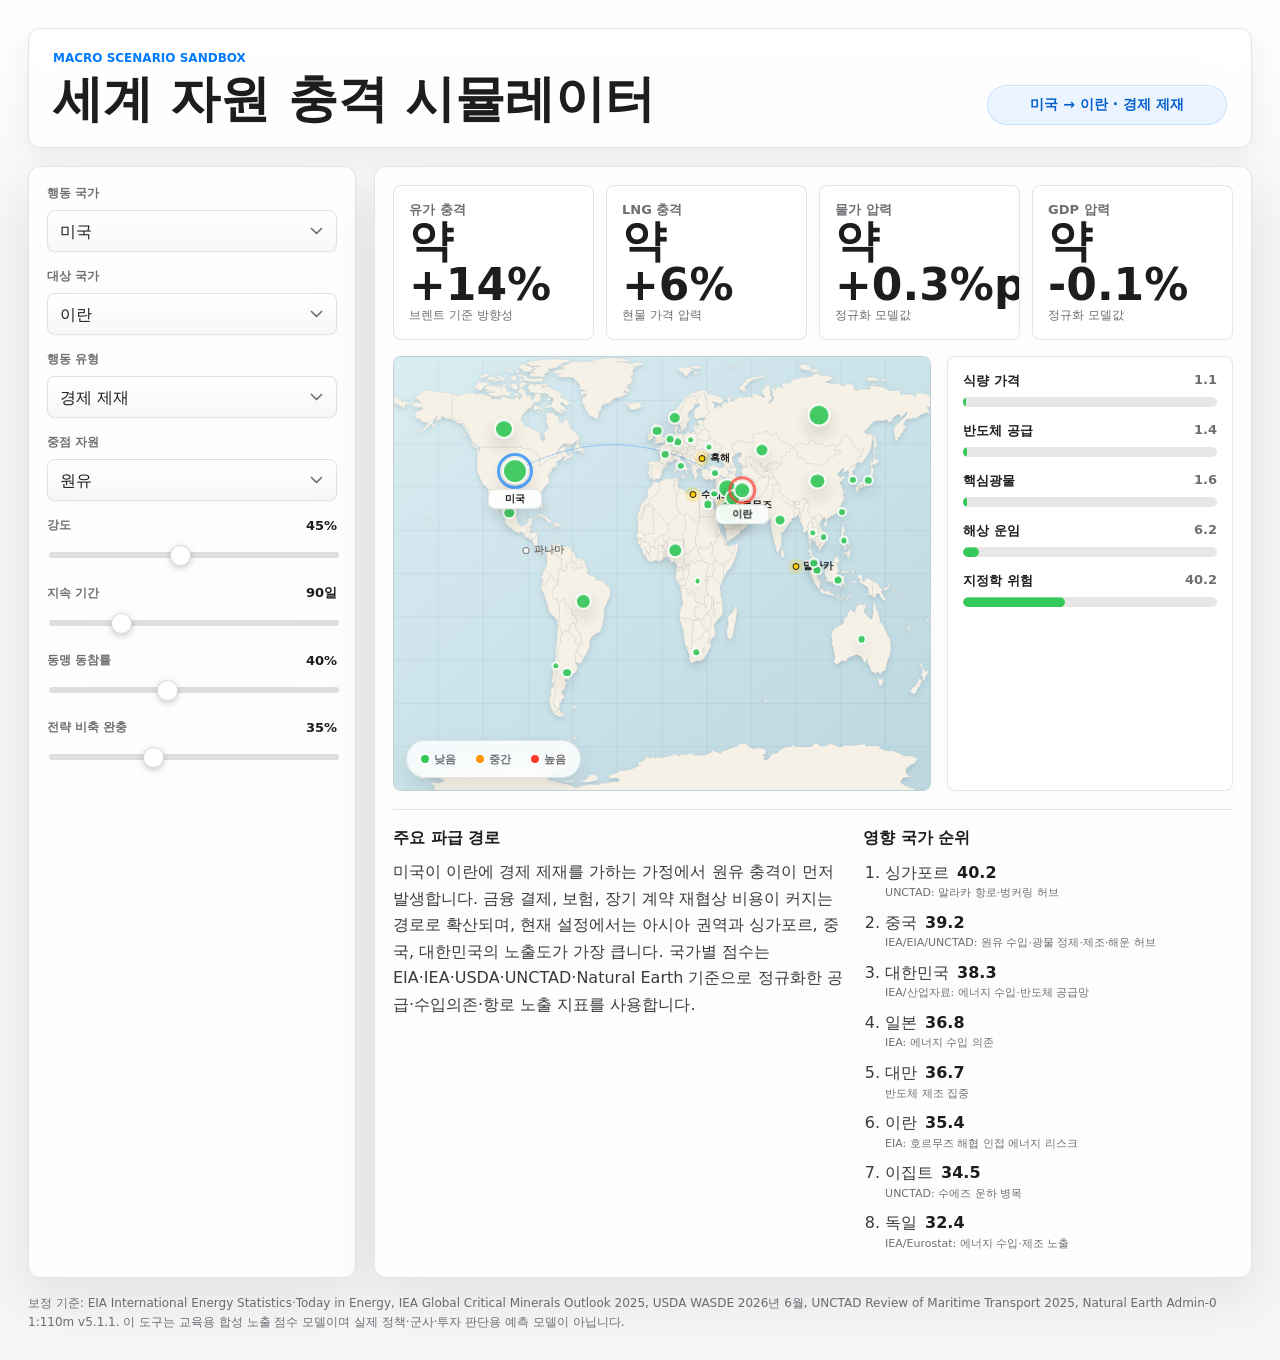
<file: index.html>
<!doctype html>
<html lang="ko">
  <head>
    <meta charset="utf-8">
    <meta name="viewport" content="width=device-width, initial-scale=1">
    <title>Global Resource Shock Simulator</title>
    <link rel="stylesheet" href="styles.css">
  </head>
  <body>
    <main class="app-shell">
      <section class="workspace">
        <header class="topbar">
          <div>
            <p class="eyebrow">Macro scenario sandbox</p>
            <h1>세계 자원 충격 시뮬레이터</h1>
          </div>
          <div class="status-pill" id="scenarioLabel">기본 시나리오</div>
        </header>

        <section class="sim-grid">
          <aside class="control-panel" aria-label="시나리오 설정">
            <div class="field">
              <label for="actor">행동 국가</label>
              <select id="actor"></select>
            </div>

            <div class="field">
              <label for="target">대상 국가</label>
              <select id="target"></select>
            </div>

            <div class="field">
              <label for="action">행동 유형</label>
              <select id="action">
                <option value="sanction">경제 제재</option>
                <option value="embargo">자원 금수</option>
                <option value="blockade">해상 물류 차단</option>
                <option value="conflict">군사 충돌</option>
                <option value="cyber">항만·에너지망 사이버 장애</option>
              </select>
            </div>

            <div class="field">
              <label for="resource">중점 자원</label>
              <select id="resource">
                <option value="oil">원유</option>
                <option value="gas">천연가스</option>
                <option value="grain">곡물</option>
                <option value="chips">반도체</option>
                <option value="critical">핵심광물</option>
                <option value="shipping">해상 물류</option>
              </select>
            </div>

            <div class="slider-field">
              <div class="slider-label">
                <label for="severity">강도</label>
                <output id="severityValue">45%</output>
              </div>
              <input id="severity" type="range" min="0" max="100" value="45">
            </div>

            <div class="slider-field">
              <div class="slider-label">
                <label for="duration">지속 기간</label>
                <output id="durationValue">90일</output>
              </div>
              <input id="duration" type="range" min="7" max="365" value="90">
            </div>

            <div class="slider-field">
              <div class="slider-label">
                <label for="coalition">동맹 동참률</label>
                <output id="coalitionValue">40%</output>
              </div>
              <input id="coalition" type="range" min="0" max="100" value="40">
            </div>

            <div class="slider-field">
              <div class="slider-label">
                <label for="reserves">전략 비축 완충</label>
                <output id="reservesValue">35%</output>
              </div>
              <input id="reserves" type="range" min="0" max="100" value="35">
            </div>
          </aside>

          <section class="results-panel" aria-label="시뮬레이션 결과">
            <div class="metric-strip">
              <article class="metric">
                <span>유가 충격</span>
                <strong id="oilMetric">+0%</strong>
                <small id="oilHint">브렌트 기준 방향성</small>
              </article>
              <article class="metric">
                <span>LNG 충격</span>
                <strong id="gasMetric">+0%</strong>
                <small>현물 가격 압력</small>
              </article>
              <article class="metric">
                <span>물가 압력</span>
                <strong id="inflationMetric">+0.0%p</strong>
                <small>정규화 모델값</small>
              </article>
              <article class="metric">
                <span>GDP 압력</span>
                <strong id="gdpMetric">-0.0%</strong>
                <small>정규화 모델값</small>
              </article>
            </div>

            <div class="map-and-bars">
              <div class="world-board" aria-label="국가별 영향 지도">
                <svg class="world-map" viewBox="0 0 100 100" preserveAspectRatio="none" role="img" aria-label="세계 지도">
                  <defs>
                    <linearGradient id="oceanGradient" x1="0" y1="0" x2="1" y2="1">
                      <stop offset="0" stop-color="#d9edf2"></stop>
                      <stop offset="1" stop-color="#bcd7df"></stop>
                    </linearGradient>
                    <filter id="landShadow" x="-10%" y="-10%" width="120%" height="120%">
                      <feDropShadow dx="0" dy="0.6" stdDeviation="0.45" flood-color="#5c7280" flood-opacity="0.22"></feDropShadow>
                    </filter>
                  </defs>
                  <rect width="100" height="100" fill="url(#oceanGradient)"></rect>
                  <g class="graticule">
                    <path d="M0 10H100M0 20H100M0 30H100M0 40H100M0 50H100M0 60H100M0 70H100M0 80H100M0 90H100"></path>
                    <path d="M8.3 0V100M16.6 0V100M25 0V100M33.3 0V100M41.6 0V100M50 0V100M58.3 0V100M66.6 0V100M75 0V100M83.3 0V100M91.6 0V100"></path>
                  </g>
                  <g id="mapLandLayer" class="land" filter="url(#landShadow)"></g>
                  <path id="routeLayer" class="route-line" d=""></path>
                </svg>
                <div id="chokeLayer"></div>
                <div id="countryLayer"></div>
                <div class="map-legend" aria-label="지도 위험도 범례">
                  <span><i class="risk-low"></i>낮음</span>
                  <span><i class="risk-mid"></i>중간</span>
                  <span><i class="risk-high"></i>높음</span>
                </div>
              </div>

              <div class="impact-list" id="impactList"></div>
            </div>

            <section class="analysis-band">
              <div>
                <h2>주요 파급 경로</h2>
                <p id="narrative"></p>
              </div>
              <div>
                <h2>영향 국가 순위</h2>
                <ol id="vulnerableList"></ol>
              </div>
            </section>
          </section>
        </section>

        <footer class="footnote">
          보정 기준: EIA International Energy Statistics·Today in Energy, IEA Global Critical Minerals Outlook 2025, USDA WASDE 2026년 6월, UNCTAD Review of Maritime Transport 2025, Natural Earth Admin-0 1:110m v5.1.1. 이 도구는 교육용 합성 노출 점수 모델이며 실제 정책·군사·투자 판단용 예측 모델이 아닙니다.
        </footer>
      </section>
    </main>

    <script src="app.js"></script>
  </body>
</html>
</file>
<file: styles.css>
:root {
  color-scheme: light;
  --ink: #1d1d1f;
  --muted: #6e6e73;
  --soft: #86868b;
  --line: rgba(60, 60, 67, 0.13);
  --line-strong: rgba(60, 60, 67, 0.2);
  --surface: #f5f5f7;
  --panel: rgba(255, 255, 255, 0.82);
  --panel-solid: #ffffff;
  --blue: #007aff;
  --cyan: #30b0c7;
  --red: #ff3b30;
  --orange: #ff9500;
  --green: #34c759;
  --shadow: 0 18px 50px rgba(0, 0, 0, 0.08);
  --shadow-soft: 0 10px 28px rgba(0, 0, 0, 0.055);
  --radius: 12px;
  --radius-sm: 8px;
}

* {
  box-sizing: border-box;
}

html {
  min-height: 100%;
  background: var(--surface);
}

body {
  min-height: 100vh;
  margin: 0;
  font-family: -apple-system, BlinkMacSystemFont, "SF Pro Display", "SF Pro Text", "Segoe UI", system-ui, sans-serif;
  background:
    linear-gradient(180deg, rgba(255, 255, 255, 0.9) 0%, rgba(245, 245, 247, 0) 260px),
    var(--surface);
  color: var(--ink);
  -webkit-font-smoothing: antialiased;
  text-rendering: optimizeLegibility;
}

button,
select,
input {
  font: inherit;
}

button {
  appearance: none;
}

.app-shell {
  min-height: 100vh;
  padding: 28px;
}

.workspace {
  max-width: 1440px;
  margin: 0 auto;
}

.topbar {
  display: flex;
  justify-content: space-between;
  gap: 24px;
  align-items: end;
  padding: 22px 24px;
  border: 1px solid var(--line);
  border-radius: var(--radius);
  background: rgba(255, 255, 255, 0.72);
  box-shadow: var(--shadow-soft);
  -webkit-backdrop-filter: blur(22px) saturate(160%);
  backdrop-filter: blur(22px) saturate(160%);
}

.eyebrow {
  margin: 0 0 8px;
  color: var(--blue);
  font-size: 12px;
  font-weight: 720;
  letter-spacing: 0;
  text-transform: uppercase;
}

h1,
h2,
p {
  margin: 0;
}

h1 {
  max-width: 780px;
  font-size: clamp(30px, 4vw, 50px);
  font-weight: 760;
  line-height: 1.04;
  letter-spacing: 0;
}

h2 {
  margin-bottom: 10px;
  font-size: 16px;
  font-weight: 720;
}

.status-pill {
  min-width: 240px;
  max-width: 360px;
  border: 1px solid rgba(0, 122, 255, 0.16);
  border-radius: 999px;
  background: rgba(0, 122, 255, 0.075);
  color: #005ecb;
  padding: 10px 16px;
  font-size: 14px;
  font-weight: 720;
  text-align: center;
  box-shadow: inset 0 1px 0 rgba(255, 255, 255, 0.74);
  white-space: normal;
}

.sim-grid {
  display: grid;
  grid-template-columns: minmax(280px, 328px) minmax(0, 1fr);
  gap: 18px;
  padding-top: 18px;
}

.sim-grid > * {
  min-width: 0;
}

.control-panel,
.results-panel {
  border: 1px solid var(--line);
  border-radius: var(--radius);
  background: var(--panel);
  box-shadow: var(--shadow);
  -webkit-backdrop-filter: blur(28px) saturate(150%);
  backdrop-filter: blur(28px) saturate(150%);
}

.control-panel {
  position: sticky;
  top: 18px;
  padding: 18px;
  display: grid;
  gap: 16px;
  align-content: start;
}

.field,
.slider-field {
  display: grid;
  gap: 8px;
}

label {
  color: var(--muted);
  font-size: 12px;
  font-weight: 720;
  letter-spacing: 0;
}

select {
  appearance: none;
  width: 100%;
  min-height: 42px;
  border: 1px solid var(--line);
  border-radius: var(--radius-sm);
  background:
    url("data:image/svg+xml,%3Csvg width='13' height='8' viewBox='0 0 13 8' xmlns='http://www.w3.org/2000/svg'%3E%3Cpath d='M1.5 1.5l5 5 5-5' fill='none' stroke='%236e6e73' stroke-width='1.7' stroke-linecap='round' stroke-linejoin='round'/%3E%3C/svg%3E") right 13px center / 13px 8px no-repeat,
    linear-gradient(180deg, #ffffff 0%, #f7f7f8 100%);
  color: var(--ink);
  padding: 0 38px 0 12px;
  box-shadow: 0 1px 2px rgba(0, 0, 0, 0.035);
  outline: none;
  transition: border-color 160ms ease, box-shadow 160ms ease, background-color 160ms ease;
}

select:hover {
  border-color: var(--line-strong);
}

select:focus-visible,
input[type="range"]:focus-visible {
  outline: 3px solid rgba(0, 122, 255, 0.24);
  outline-offset: 2px;
}

.slider-label {
  display: flex;
  justify-content: space-between;
  gap: 12px;
  align-items: center;
}

output {
  min-width: 48px;
  color: var(--ink);
  font-size: 13px;
  font-weight: 760;
  text-align: right;
}

input[type="range"] {
  appearance: none;
  width: 100%;
  height: 22px;
  accent-color: var(--blue);
  cursor: pointer;
  background: transparent;
}

input[type="range"]::-webkit-slider-runnable-track {
  height: 6px;
  border-radius: 999px;
  background: rgba(60, 60, 67, 0.16);
}

input[type="range"]::-webkit-slider-thumb {
  appearance: none;
  width: 21px;
  height: 21px;
  margin-top: -7.5px;
  border: 1px solid rgba(60, 60, 67, 0.16);
  border-radius: 999px;
  background: #ffffff;
  box-shadow: 0 2px 7px rgba(0, 0, 0, 0.22), 0 0 0 1px rgba(255, 255, 255, 0.75) inset;
}

input[type="range"]::-moz-range-track {
  height: 6px;
  border-radius: 999px;
  background: rgba(60, 60, 67, 0.16);
}

input[type="range"]::-moz-range-thumb {
  width: 21px;
  height: 21px;
  border: 1px solid rgba(60, 60, 67, 0.16);
  border-radius: 999px;
  background: #ffffff;
  box-shadow: 0 2px 7px rgba(0, 0, 0, 0.22);
}

.results-panel {
  padding: 18px;
  min-width: 0;
  overflow: hidden;
}

.metric-strip {
  display: grid;
  grid-template-columns: repeat(4, minmax(0, 1fr));
  gap: 12px;
}

.metric {
  min-height: 120px;
  border: 1px solid var(--line);
  border-radius: var(--radius-sm);
  background: rgba(255, 255, 255, 0.76);
  padding: 15px;
  display: flex;
  flex-direction: column;
  justify-content: space-between;
  box-shadow: inset 0 1px 0 rgba(255, 255, 255, 0.86);
  overflow: hidden;
}

.metric span,
.metric small {
  color: var(--muted);
}

.metric span {
  font-size: 13px;
  font-weight: 680;
}

.metric small {
  font-size: 12px;
}

.metric strong {
  font-size: clamp(30px, 3.8vw, 44px);
  font-weight: 780;
  line-height: 1;
  letter-spacing: 0;
  font-variant-numeric: tabular-nums;
}

.map-and-bars {
  display: grid;
  grid-template-columns: minmax(0, 1fr) minmax(260px, 34%);
  gap: 16px;
  margin-top: 16px;
  align-items: stretch;
  min-width: 0;
  overflow: visible;
}

.world-board {
  position: relative;
  z-index: 1;
  width: 100%;
  max-width: 100%;
  min-width: 0;
  height: clamp(380px, 34vw, 520px);
  min-height: 0;
  border: 1px solid var(--line);
  border-radius: var(--radius-sm);
  background: #d7e8ed;
  overflow: hidden;
  box-shadow: inset 0 1px 0 rgba(255, 255, 255, 0.72);
}

.world-map {
  position: absolute;
  inset: 0;
  width: 100%;
  height: 100%;
  display: block;
}

.graticule path {
  fill: none;
  stroke: rgba(48, 84, 105, 0.11);
  stroke-width: 0.12;
}

.land path {
  fill: #f6f1e6;
  stroke: rgba(70, 78, 86, 0.28);
  stroke-width: 0.2;
  vector-effect: non-scaling-stroke;
}

.route-line {
  fill: none;
  stroke: rgba(0, 122, 255, 0.82);
  stroke-width: 0.58;
  stroke-dasharray: 1.8 1.3;
  stroke-linecap: round;
  opacity: 0.82;
  vector-effect: non-scaling-stroke;
}

#countryLayer,
#chokeLayer {
  position: absolute;
  inset: 0;
}

.map-legend {
  position: absolute;
  left: 12px;
  bottom: 12px;
  z-index: 6;
  display: flex;
  flex-wrap: wrap;
  gap: 6px;
  max-width: calc(100% - 24px);
  padding: 7px;
  border: 1px solid rgba(60, 60, 67, 0.12);
  border-radius: 999px;
  background: rgba(255, 255, 255, 0.82);
  box-shadow: 0 8px 22px rgba(0, 0, 0, 0.09);
  -webkit-backdrop-filter: blur(18px) saturate(150%);
  backdrop-filter: blur(18px) saturate(150%);
}

.map-legend span {
  display: inline-flex;
  align-items: center;
  gap: 5px;
  min-height: 22px;
  padding: 0 7px;
  color: var(--muted);
  font-size: 11px;
  font-weight: 720;
}

.map-legend i {
  width: 8px;
  height: 8px;
  border-radius: 999px;
  box-shadow: 0 0 0 2px rgba(255, 255, 255, 0.8);
}

.map-legend .risk-low {
  background: var(--green);
}

.map-legend .risk-mid {
  background: var(--orange);
}

.map-legend .risk-high {
  background: var(--red);
}

.country-marker {
  position: absolute;
  width: var(--size);
  height: var(--size);
  left: var(--x);
  top: var(--y);
  transform: translate(-50%, -50%);
  border: 0;
  border-radius: 999px;
  background: transparent;
  padding: 0;
  cursor: help;
  z-index: 2;
  touch-action: manipulation;
}

.marker-dot {
  display: block;
  width: 100%;
  height: 100%;
  border: 2px solid rgba(255, 255, 255, 0.96);
  border-radius: 999px;
  background: var(--risk);
  box-shadow: 0 8px 18px rgba(0, 0, 0, 0.18), inset 0 1px 0 rgba(255, 255, 255, 0.28);
  opacity: 0.92;
  transition: transform 160ms ease, box-shadow 160ms ease, opacity 160ms ease;
}

.country-marker:hover .marker-dot,
.country-marker:focus-visible .marker-dot {
  transform: scale(1.08);
  opacity: 1;
}

.country-marker:focus-visible {
  outline: none;
}

.country-marker:focus-visible .marker-dot {
  box-shadow: 0 0 0 4px rgba(0, 122, 255, 0.24), 0 8px 18px rgba(0, 0, 0, 0.18), inset 0 1px 0 rgba(255, 255, 255, 0.28);
}

.country-marker.is-actor .marker-dot {
  outline: 3px solid rgba(0, 122, 255, 0.72);
  outline-offset: 2px;
}

.country-marker.is-target .marker-dot {
  outline: 3px solid rgba(255, 59, 48, 0.74);
  outline-offset: 2px;
}

.country-marker.is-actor,
.country-marker.is-target {
  z-index: 4;
}

.country-label {
  position: absolute;
  left: 50%;
  top: calc(100% + 5px);
  transform: translateX(-50%);
  min-width: 54px;
  max-width: 112px;
  padding: 3px 6px;
  border: 1px solid rgba(60, 60, 67, 0.12);
  border-radius: 7px;
  background: rgba(255, 255, 255, 0.9);
  color: var(--ink);
  font-size: 10px;
  font-weight: 760;
  line-height: 1.25;
  text-align: center;
  pointer-events: none;
  white-space: normal;
  box-shadow: 0 6px 14px rgba(0, 0, 0, 0.1);
  -webkit-backdrop-filter: blur(14px);
  backdrop-filter: blur(14px);
}

.country-marker:not(.is-actor):not(.is-target) .country-label {
  display: none;
}

.country-marker:hover .country-label,
.country-marker:focus-visible .country-label {
  display: block;
  z-index: 5;
}

.chokepoint {
  position: absolute;
  left: var(--x);
  top: var(--y);
  display: flex;
  align-items: center;
  gap: 4px;
  transform: translate(-50%, -50%);
  color: rgba(29, 29, 31, 0.56);
  font-size: 10px;
  font-weight: 760;
  pointer-events: none;
  z-index: 1;
}

.chokepoint span {
  width: 7px;
  height: 7px;
  border: 1px solid currentColor;
  border-radius: 999px;
  background: rgba(255, 255, 255, 0.78);
}

.chokepoint.is-active {
  color: var(--ink);
}

.chokepoint.is-active span {
  background: #ffcc00;
  box-shadow: 0 0 0 4px rgba(255, 204, 0, 0.22);
}

.impact-list {
  position: relative;
  z-index: 2;
  min-width: 0;
  border: 1px solid var(--line);
  border-radius: var(--radius-sm);
  background: rgba(255, 255, 255, 0.72);
  padding: 15px;
  display: grid;
  gap: 15px;
  align-content: start;
  box-shadow: inset 0 1px 0 rgba(255, 255, 255, 0.82);
}

.bar-row {
  display: grid;
  gap: 7px;
  min-width: 0;
}

.country-row {
  grid-template-columns: minmax(72px, 98px) minmax(0, 1fr);
  align-items: center;
}

.country-meta {
  display: grid;
  gap: 2px;
}

.country-meta span {
  color: var(--ink);
  font-size: 13px;
  font-weight: 760;
}

.country-meta small {
  color: var(--muted);
  font-size: 11px;
}

.bar-head {
  display: flex;
  justify-content: space-between;
  gap: 12px;
  min-width: 0;
  color: var(--ink);
  font-size: 13px;
  font-weight: 760;
}

.bar-head span {
  min-width: 0;
}

.bar-head span:first-child {
  overflow-wrap: anywhere;
}

.bar-head span:last-child {
  color: var(--muted);
  font-variant-numeric: tabular-nums;
}

.bar-track {
  min-width: 0;
  height: 10px;
  border-radius: 999px;
  background: rgba(60, 60, 67, 0.12);
  overflow: hidden;
}

.bar-fill {
  height: 100%;
  width: 0;
  border-radius: inherit;
  background: var(--blue);
  box-shadow: inset 0 1px 0 rgba(255, 255, 255, 0.32);
  transition: width 180ms ease;
}

.analysis-band {
  display: grid;
  grid-template-columns: minmax(0, 1.1fr) minmax(260px, 0.9fr);
  gap: 18px;
  margin-top: 18px;
  padding-top: 18px;
  border-top: 1px solid var(--line);
}

.analysis-band > div {
  min-width: 0;
}

.analysis-band p {
  color: #3a3a3c;
  line-height: 1.66;
}

ol {
  margin: 0;
  padding-left: 22px;
  color: #3a3a3c;
  line-height: 1.7;
}

ol li {
  margin-bottom: 8px;
}

ol li strong {
  margin-left: 8px;
  color: var(--ink);
  font-variant-numeric: tabular-nums;
}

ol li small {
  display: block;
  color: var(--muted);
  font-size: 11px;
  line-height: 1.35;
}

.footnote {
  margin-top: 16px;
  color: var(--muted);
  font-size: 12px;
  line-height: 1.58;
}

@supports not ((backdrop-filter: blur(1px)) or (-webkit-backdrop-filter: blur(1px))) {
  .topbar,
  .control-panel,
  .results-panel {
    background: rgba(255, 255, 255, 0.96);
  }
}

@media (max-width: 1120px) {
  .map-and-bars {
    grid-template-columns: 1fr;
  }

  .world-board {
    min-height: clamp(360px, 52vw, 500px);
  }
}

@media (max-width: 980px) {
  .app-shell {
    padding: 18px;
  }

  .topbar,
  .sim-grid,
  .map-and-bars,
  .analysis-band {
    grid-template-columns: 1fr;
  }

  .topbar {
    display: grid;
    align-items: start;
    gap: 18px;
  }

  .status-pill {
    width: 100%;
    max-width: none;
  }

  .control-panel {
    position: static;
  }

  .metric-strip {
    grid-template-columns: repeat(2, minmax(0, 1fr));
  }

  .world-board {
    height: clamp(340px, 58vw, 480px);
  }
}

@media (max-width: 560px) {
  .app-shell {
    padding: 10px;
  }

  .topbar,
  .control-panel,
  .results-panel {
    padding: 14px;
  }

  h1 {
    font-size: 30px;
  }

  .metric-strip {
    grid-template-columns: 1fr;
  }

  .world-board {
    height: 330px;
  }

  .country-label {
    min-width: 48px;
    max-width: 76px;
    font-size: 10px;
  }

  .chokepoint {
    max-width: 74px;
    font-size: 9px;
  }
}
</file>
